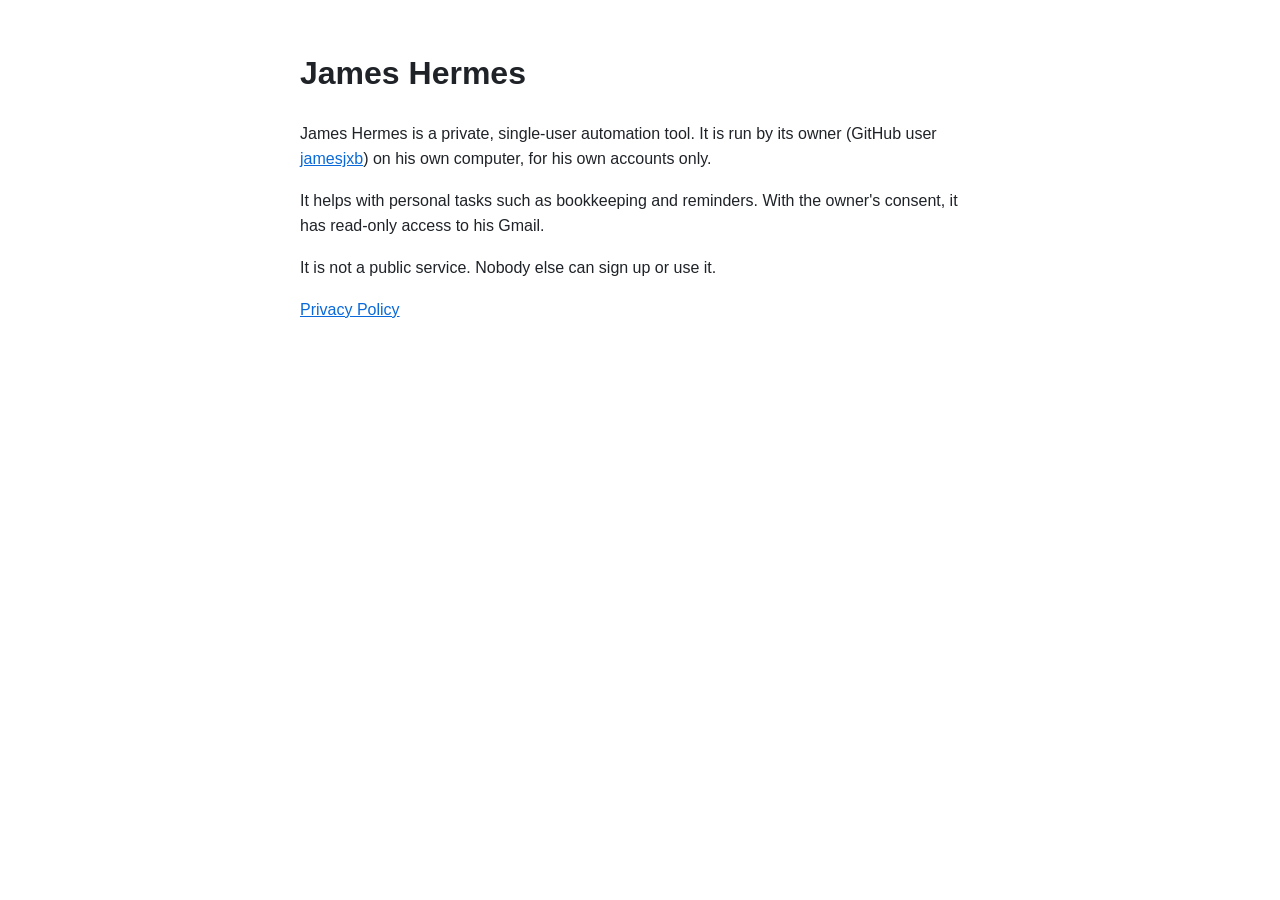
<file: index.html>
<!doctype html>
<html lang="en">
<head>
  <meta charset="utf-8">
  <meta name="viewport" content="width=device-width, initial-scale=1">
  <title>James Hermes</title>
  <link rel="stylesheet" href="style.css">
</head>
<body>
  <main>
    <h1>James Hermes</h1>
    <p>James Hermes is a private, single-user automation tool. It is run by its owner (GitHub user <a href="https://github.com/jamesjxb">jamesjxb</a>) on his own computer, for his own accounts only.</p>
    <p>It helps with personal tasks such as bookkeeping and reminders. With the owner's consent, it has read-only access to his Gmail.</p>
    <p>It is not a public service. Nobody else can sign up or use it.</p>
    <p><a href="privacy.html">Privacy Policy</a></p>
  </main>
</body>
</html>
</file>
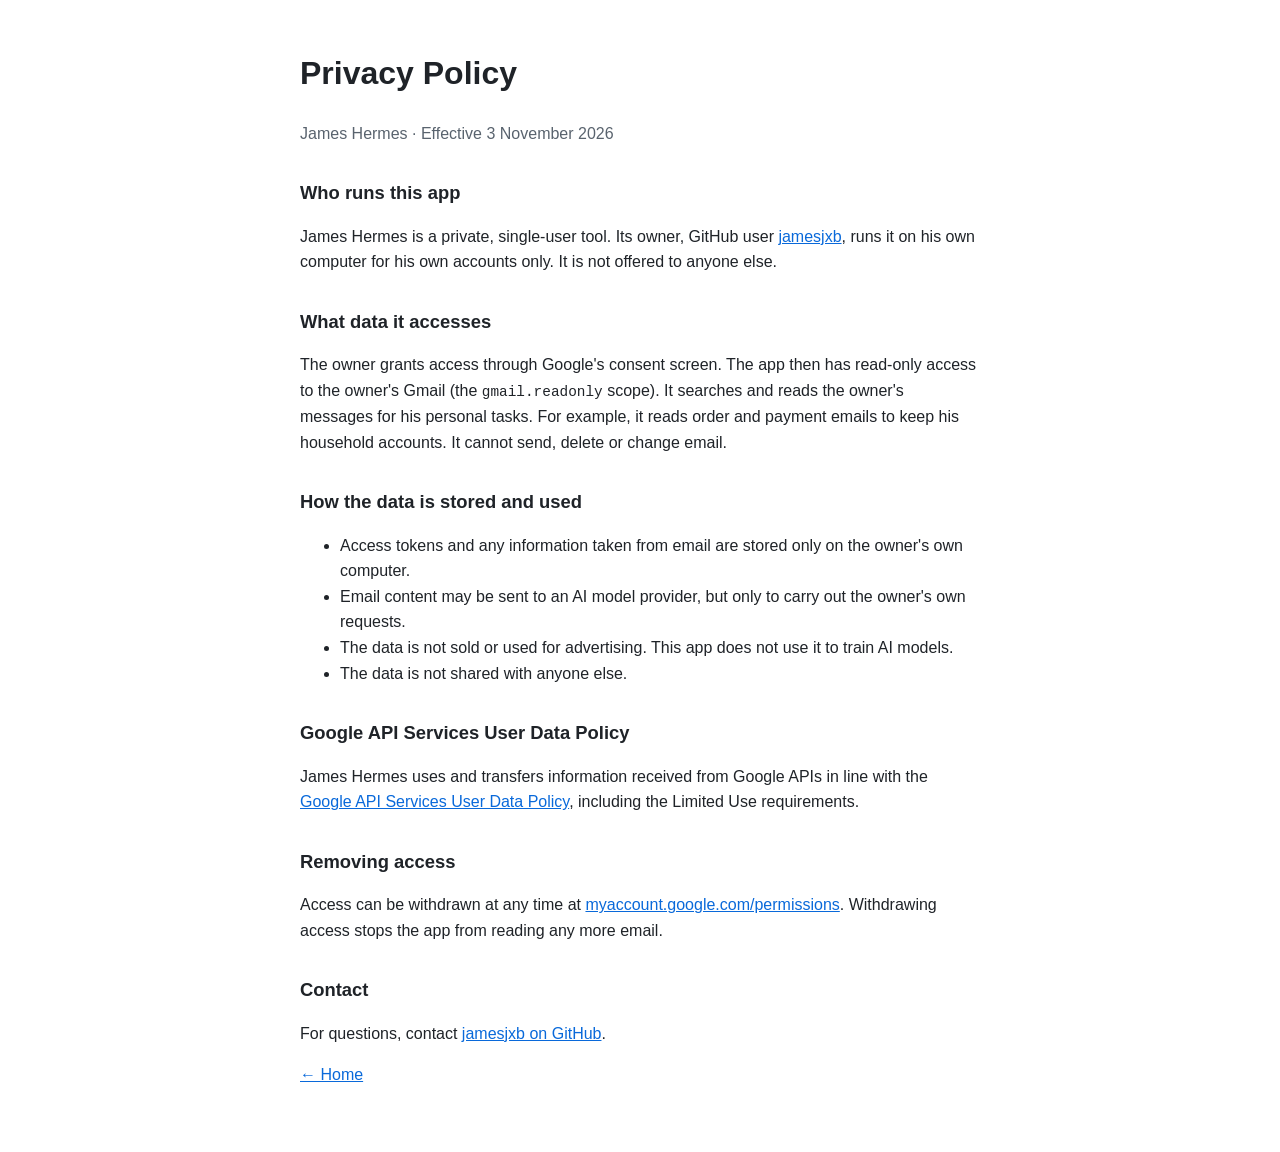
<file: privacy.html>
<!doctype html>
<html lang="en">
<head>
  <meta charset="utf-8">
  <meta name="viewport" content="width=device-width, initial-scale=1">
  <title>Privacy Policy</title>
  <link rel="stylesheet" href="style.css">
</head>
<body>
  <main>
    <h1>Privacy Policy</h1>
    <p class="muted">James Hermes · Effective 3 November 2026</p>

    <h2>Who runs this app</h2>
    <p>James Hermes is a private, single-user tool. Its owner, GitHub user <a href="https://github.com/jamesjxb">jamesjxb</a>, runs it on his own computer for his own accounts only. It is not offered to anyone else.</p>

    <h2>What data it accesses</h2>
    <p>The owner grants access through Google's consent screen. The app then has read-only access to the owner's Gmail (the <code>gmail.readonly</code> scope). It searches and reads the owner's messages for his personal tasks. For example, it reads order and payment emails to keep his household accounts. It cannot send, delete or change email.</p>

    <h2>How the data is stored and used</h2>
    <ul>
      <li>Access tokens and any information taken from email are stored only on the owner's own computer.</li>
      <li>Email content may be sent to an AI model provider, but only to carry out the owner's own requests.</li>
      <li>The data is not sold or used for advertising. This app does not use it to train AI models.</li>
      <li>The data is not shared with anyone else.</li>
    </ul>

    <h2>Google API Services User Data Policy</h2>
    <p>James Hermes uses and transfers information received from Google APIs in line with the <a href="https://developers.google.com/terms/api-services-user-data-policy">Google API Services User Data Policy</a>, including the Limited Use requirements.</p>

    <h2>Removing access</h2>
    <p>Access can be withdrawn at any time at <a href="https://myaccount.google.com/permissions">myaccount.google.com/permissions</a>. Withdrawing access stops the app from reading any more email.</p>

    <h2>Contact</h2>
    <p>For questions, contact <a href="https://github.com/jamesjxb">jamesjxb on GitHub</a>.</p>

    <p><a href="index.html">← Home</a></p>
  </main>
</body>
</html>
</file>
<file: style.css>
:root {
  --bg: #ffffff;
  --fg: #1f2328;
  --muted: #59636e;
  --link: #0969da;
  color-scheme: light dark;
}
@media (prefers-color-scheme: dark) {
  :root {
    --bg: #0d1117;
    --fg: #e6edf3;
    --muted: #9198a1;
    --link: #4493f8;
  }
}
body {
  margin: 0;
  background: var(--bg);
  color: var(--fg);
  font: 16px/1.6 -apple-system, BlinkMacSystemFont, "Segoe UI", Helvetica, Arial, sans-serif;
}
main {
  max-width: 680px;
  margin: 0 auto;
  padding: 48px 16px;
}
h1 { margin-top: 0; }
h2 { font-size: 1.15rem; margin-top: 2rem; }
a { color: var(--link); }
.muted { color: var(--muted); }
code { font-size: 0.9em; }
</file>
